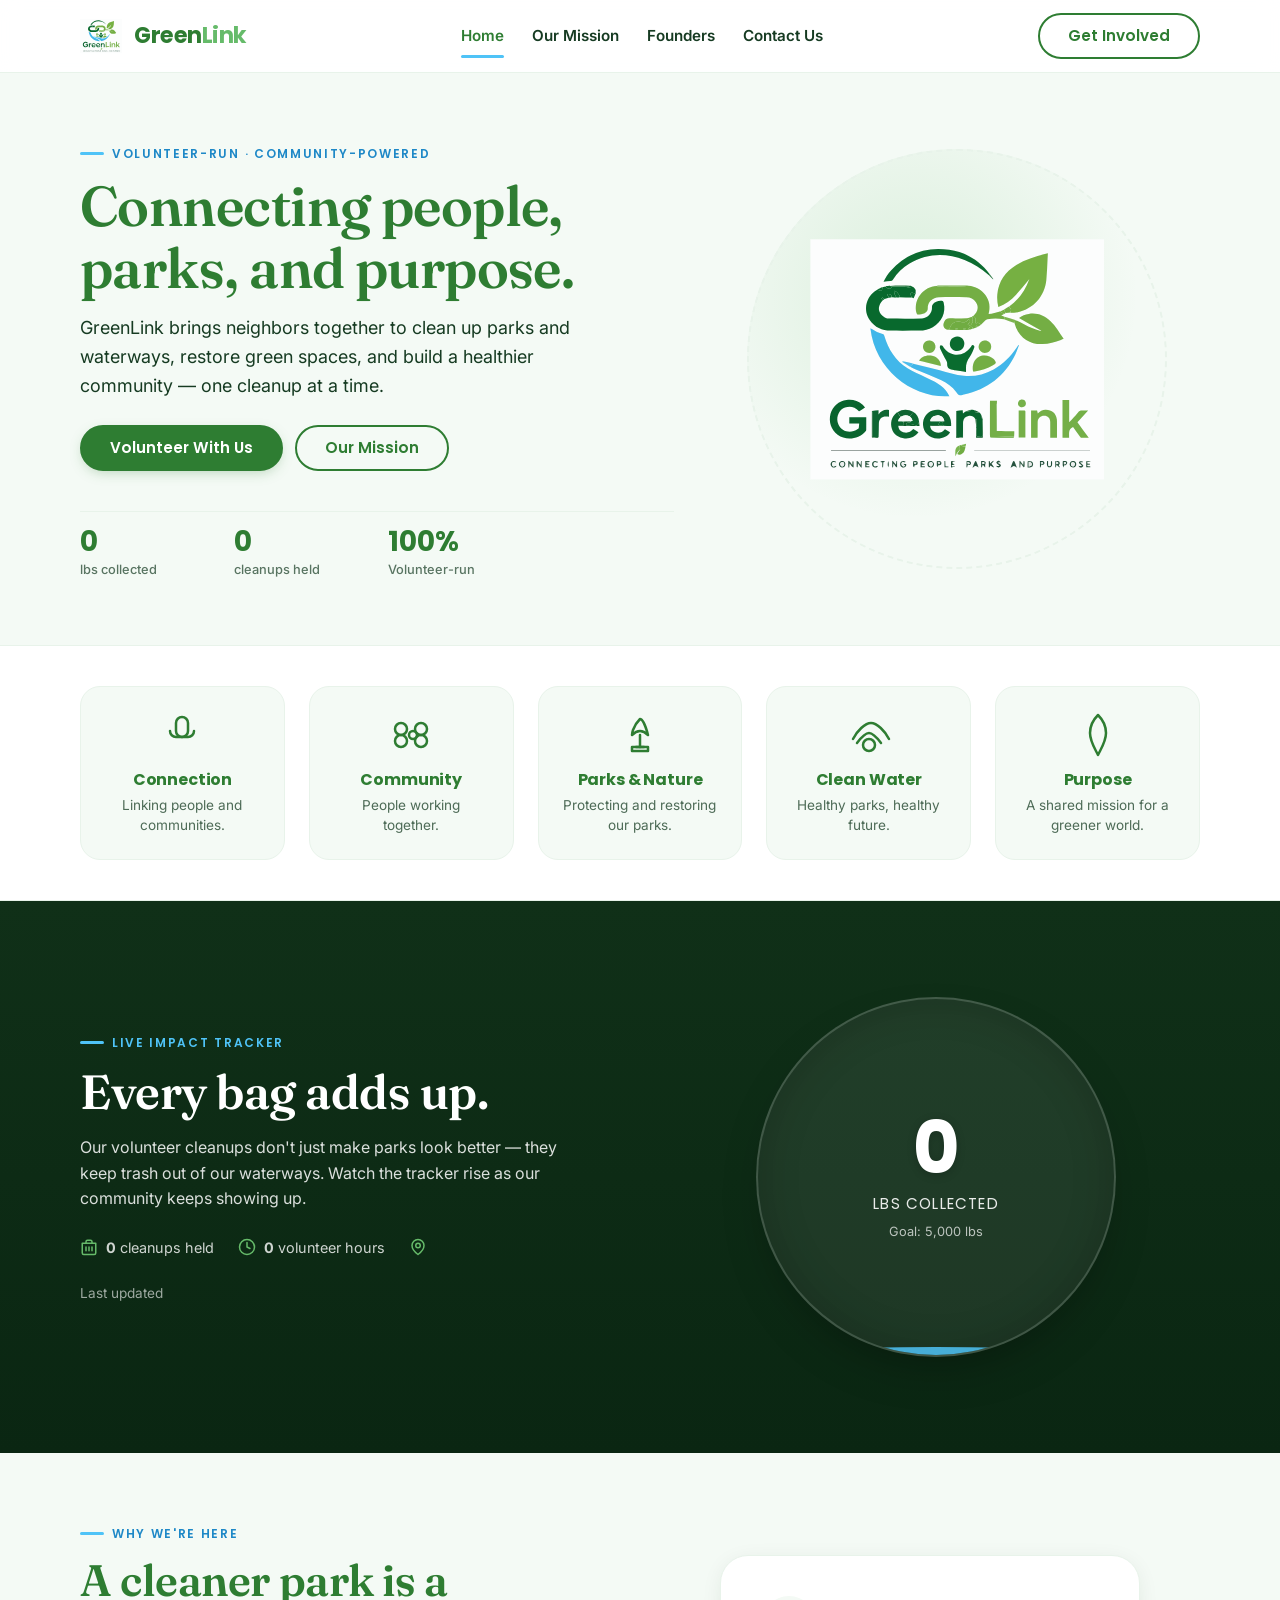
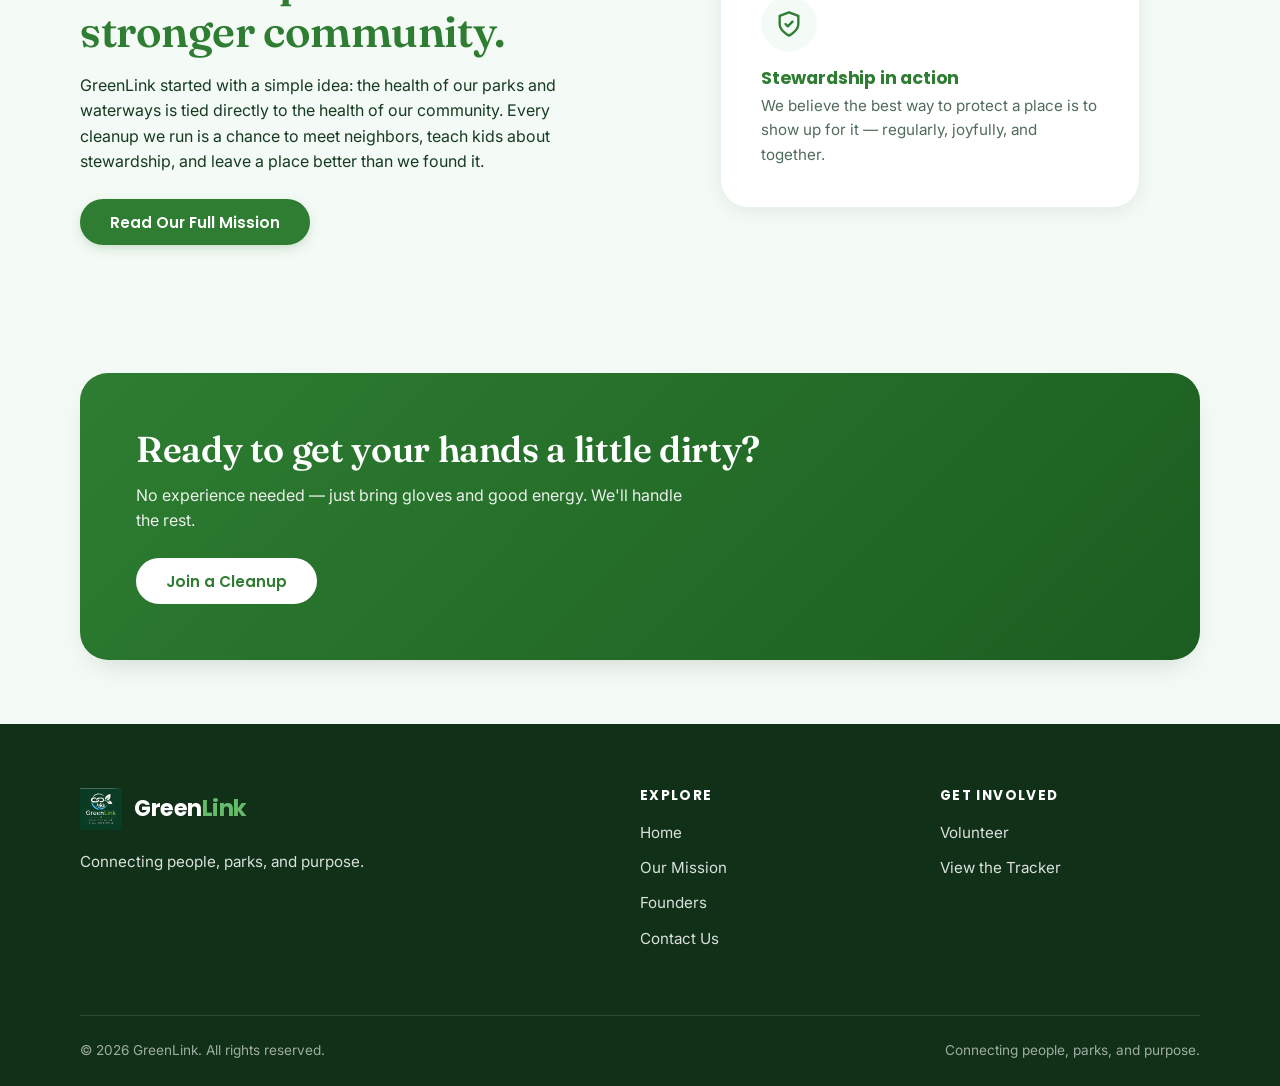
<file: index.html>
<!DOCTYPE html>
<html lang="en">
<head>
  <meta charset="UTF-8" />
  <meta name="viewport" content="width=device-width, initial-scale=1.0" />
  <meta name="description" content="GreenLink — Connecting people, parks, and purpose. Join volunteer park cleanups and clean-water restoration in your community." />
  <title>GreenLink — Connecting People, Parks, and Purpose</title>
  <link rel="icon" href="assets/favicon.svg" type="image/svg+xml" />
  <link rel="stylesheet" href="css/style.css" />
  <meta name="google-site-verification" content="OkuXO-DQxB-owS655l3Sh556QyuDMfhgKKSwSuX6nII" />
</head>
<body>
  <a href="#main-content" class="sr-only">Skip to main content</a>

  <!-- Header -->
  <header class="site-header">
    <div class="container header-inner">
      <a href="index.html" class="logo-link" aria-label="GreenLink home">
        <img src="assets/logo.svg" alt="" class="logo-mark" />
        <span class="logo-wordmark">Green<span class="word-link">Link</span></span>
      </a>

      <nav class="desktop-nav" aria-label="Main navigation">
        <a href="index.html" class="nav-link active" aria-current="page">Home</a>
        <a href="mission.html" class="nav-link">Our Mission</a>
        <a href="founders.html" class="nav-link">Founders</a>
        <a href="contact.html" class="nav-link">Contact Us</a>
      </nav>

      <div class="flex items-center" style="display:flex;align-items:center;gap:0.75rem;">
        <a href="contact.html" class="btn btn-ghost header-cta">Get Involved</a>
        <button class="menu-toggle" aria-label="Open menu" aria-expanded="false" aria-controls="mobile-nav">
          <svg width="24" height="24" viewBox="0 0 24 24" fill="none" stroke="currentColor" stroke-width="2.5" stroke-linecap="round" stroke-linejoin="round" aria-hidden="true">
            <line x1="3" y1="6" x2="21" y2="6"></line>
            <line x1="3" y1="12" x2="21" y2="12"></line>
            <line x1="3" y1="18" x2="21" y2="18"></line>
          </svg>
        </button>
      </div>

      <nav id="mobile-nav" class="mobile-nav" aria-label="Mobile navigation">
        <a href="index.html" class="nav-link active" aria-current="page">Home</a>
        <a href="mission.html" class="nav-link">Our Mission</a>
        <a href="founders.html" class="nav-link">Founders</a>
        <a href="contact.html" class="nav-link">Contact Us</a>
        <a href="contact.html" class="btn btn-primary">Get Involved</a>
      </nav>
    </div>
  </header>

  <main id="main-content">
    <!-- Hero -->
    <section class="hero" style="background-color: var(--mist);">
      <div class="container hero-inner">
        <div class="reveal">
          <div class="eyebrow">Volunteer-run · Community-powered</div>
          <h1 class="hero-title">Connecting people, <span class="highlight">parks</span>, and purpose.</h1>
          <p class="hero-subtitle">GreenLink brings neighbors together to clean up parks and waterways, restore green spaces, and build a healthier community — one cleanup at a time.</p>
          <div class="hero-actions">
            <a href="contact.html" class="btn btn-primary">Volunteer With Us</a>
            <a href="mission.html" class="btn btn-ghost">Our Mission</a>
          </div>
          <div class="hero-stats">
            <div class="hero-stat">
              <div class="hero-stat-number" data-hero="pounds">0</div>
              <div class="hero-stat-label">lbs collected</div>
            </div>
            <div class="hero-stat">
              <div class="hero-stat-number" data-hero="cleanups">0</div>
              <div class="hero-stat-label">cleanups held</div>
            </div>
            <div class="hero-stat">
              <div class="hero-stat-number">100%</div>
              <div class="hero-stat-label">Volunteer-run</div>
            </div>
          </div>
        </div>

        <div class="hero-visual reveal">
          <div class="hero-logo-frame">
            <div class="rotating-ring" aria-hidden="true"></div>
            <img src="assets/logo.svg" alt="GreenLink circular chain, leaf, people, and water logo mark" class="logo-mark" />
          </div>
        </div>
      </div>
    </section>

    <!-- Five Pillars -->
    <section class="pillars-section" aria-labelledby="pillars-title">
      <div class="container">
        <h2 id="pillars-title" class="sr-only">Our five pillars</h2>
        <div class="pillars-grid">
          <article class="pillar-item">
            <div class="pillar-icon" aria-hidden="true">
              <svg viewBox="0 0 48 48" fill="none" stroke="currentColor" stroke-width="2.5" stroke-linecap="round" stroke-linejoin="round">
                <path d="M18 12a6 6 0 0 1 12 0v8a6 6 0 0 1-12 0v-8Z" />
                <path d="M12 20a6 6 0 0 0 6 6h12a6 6 0 0 0 6-6" />
              </svg>
            </div>
            <h3 class="pillar-title">Connection</h3>
            <p class="pillar-text">Linking people and communities.</p>
          </article>

          <article class="pillar-item">
            <div class="pillar-icon" aria-hidden="true">
              <svg viewBox="0 0 48 48" fill="none" stroke="currentColor" stroke-width="2.5" stroke-linecap="round" stroke-linejoin="round">
                <path d="M26 28a4 4 0 1 0 0-8 4 4 0 0 0 0 8Z" />
                <path d="M14 24a6 6 0 1 0 0-12 6 6 0 0 0 0 12Z" />
                <path d="M34 24a6 6 0 1 0 0-12 6 6 0 0 0 0 12Z" />
                <path d="M14 36a6 6 0 1 0 0-12 6 6 0 0 0 0 12Z" />
                <path d="M34 36a6 6 0 1 0 0-12 6 6 0 0 0 0 12Z" />
              </svg>
            </div>
            <h3 class="pillar-title">Community</h3>
            <p class="pillar-text">People working together.</p>
          </article>

          <article class="pillar-item">
            <div class="pillar-icon" aria-hidden="true">
              <svg viewBox="0 0 48 48" fill="none" stroke="currentColor" stroke-width="2.5" stroke-linecap="round" stroke-linejoin="round">
                <path d="M24 8c-8 8-8 16-8 16s4-4 8-4 8 4 8 4-4-16-8-16Z" />
                <path d="M20 36h8" />
                <path d="M16 36h16v4H16z" />
                <path d="M24 24v12" />
              </svg>
            </div>
            <h3 class="pillar-title">Parks &amp; Nature</h3>
            <p class="pillar-text">Protecting and restoring our parks.</p>
          </article>

          <article class="pillar-item">
            <div class="pillar-icon" aria-hidden="true">
              <svg viewBox="0 0 48 48" fill="none" stroke="currentColor" stroke-width="2.5" stroke-linecap="round" stroke-linejoin="round">
                <path d="M8 28c4-8 12-16 18-16s14 8 18 16" />
                <path d="M12 32c3-4 8-10 12-10s9 6 12 10" />
                <path d="M24 40a6 6 0 1 0 0-12 6 6 0 0 0 0 12Z" />
              </svg>
            </div>
            <h3 class="pillar-title">Clean Water</h3>
            <p class="pillar-text">Healthy parks, healthy future.</p>
          </article>

          <article class="pillar-item">
            <div class="pillar-icon" aria-hidden="true">
              <svg viewBox="0 0 48 48" fill="none" stroke="currentColor" stroke-width="2.5" stroke-linecap="round" stroke-linejoin="round">
                <path d="M24 4c-6 6-8 12-8 18 0 8 4 14 8 22 4-8 8-14 8-22 0-6-2-12-8-18Z" />
              </svg>
            </div>
            <h3 class="pillar-title">Purpose</h3>
            <p class="pillar-text">A shared mission for a greener world.</p>
          </article>
        </div>
      </div>
    </section>

    <!-- Live Trash Tracker -->
    <section class="tracker-section" aria-labelledby="tracker-title">
      <div class="container tracker-inner">
        <div class="tracker-content reveal">
          <div class="eyebrow">Live impact tracker</div>
          <h2 id="tracker-title" class="tracker-title">Every bag adds up.</h2>
          <p class="tracker-text">Our volunteer cleanups don't just make parks look better — they keep trash out of our waterways. Watch the tracker rise as our community keeps showing up.</p>
          <div class="tracker-meta">
            <div class="tracker-meta-item">
              <svg viewBox="0 0 24 24" fill="none" stroke="currentColor" stroke-width="2" stroke-linecap="round" stroke-linejoin="round" aria-hidden="true">
                <path d="M8 7V5a2 2 0 0 1 2-2h4a2 2 0 0 1 2 2v2" />
                <path d="M3 7h18v13a2 2 0 0 1-2 2H5a2 2 0 0 1-2-2V7Z" />
                <line x1="12" y1="12" x2="12" y2="17" />
                <line x1="8" y1="12" x2="8" y2="17" />
                <line x1="16" y1="12" x2="16" y2="17" />
              </svg>
              <span><strong data-tracker="cleanupsHeld">0</strong> cleanups held</span>
            </div>
            <div class="tracker-meta-item">
              <svg viewBox="0 0 24 24" fill="none" stroke="currentColor" stroke-width="2" stroke-linecap="round" stroke-linejoin="round" aria-hidden="true">
                <circle cx="12" cy="12" r="10" />
                <polyline points="12 6 12 12 16 14" />
              </svg>
              <span><strong data-tracker="volunteerHours">0</strong> volunteer hours</span>
            </div>
            <div class="tracker-meta-item">
              <svg viewBox="0 0 24 24" fill="none" stroke="currentColor" stroke-width="2" stroke-linecap="round" stroke-linejoin="round" aria-hidden="true">
                <path d="M20 10c0 6-8 12-8 12s-8-6-8-12a8 8 0 0 1 16 0Z" />
                <circle cx="12" cy="10" r="3" />
              </svg>
              <span data-tracker="lastCleanupLocation">Willow Creek Park</span>
            </div>
          </div>
          <p class="tracker-text" style="margin-top:1.5rem;font-size:0.85rem;color:rgba(255,255,255,0.6);">Last updated <span data-tracker="lastUpdated">July 18, 2026</span></p>
        </div>

        <div class="tracker-vessel-wrapper">
          <div class="tracker-vessel" role="img" aria-label="Trash collected water gauge">
            <div class="vessel-water"></div>
            <div class="vessel-bubbles" aria-hidden="true"></div>
            <div class="vessel-label">
              <div class="vessel-number">0</div>
              <div class="vessel-unit">lbs collected</div>
              <div class="vessel-goal">Goal: 5,000 lbs</div>
            </div>
          </div>
        </div>
      </div>
    </section>

    <!-- Mission Teaser -->
    <section class="section">
      <div class="container mission-teaser">
        <div class="mission-teaser-content reveal">
          <div class="eyebrow">Why we're here</div>
          <h2>A cleaner park is a stronger community.</h2>
          <p>GreenLink started with a simple idea: the health of our parks and waterways is tied directly to the health of our community. Every cleanup we run is a chance to meet neighbors, teach kids about stewardship, and leave a place better than we found it.</p>
          <a href="mission.html" class="btn btn-primary">Read Our Full Mission</a>
        </div>
        <div class="mission-teaser-visual reveal">
          <div class="mission-card">
            <div class="mission-card-icon" aria-hidden="true">
              <svg width="28" height="28" viewBox="0 0 24 24" fill="none" stroke="currentColor" stroke-width="2" stroke-linecap="round" stroke-linejoin="round">
                <path d="M12 22s8-4 8-10V5l-8-3-8 3v7c0 6 8 10 8 10Z" />
                <path d="m9 12 2 2 4-4" />
              </svg>
            </div>
            <h3 class="mission-card-title">Stewardship in action</h3>
            <p class="mission-card-text">We believe the best way to protect a place is to show up for it — regularly, joyfully, and together.</p>
          </div>
        </div>
      </div>
    </section>

    <!-- Closing CTA -->
    <section class="cta-band">
      <div class="container">
        <div class="cta-panel reveal">
          <h2>Ready to get your hands a little dirty?</h2>
          <p>No experience needed — just bring gloves and good energy. We'll handle the rest.</p>
          <a href="contact.html" class="btn btn-light">Join a Cleanup</a>
        </div>
      </div>
    </section>
  </main>

  <!-- Footer -->
  <footer class="site-footer">
    <div class="container">
      <div class="footer-grid">
        <div class="footer-logo">
          <a href="index.html" class="logo-link" aria-label="GreenLink home">
            <img src="assets/logo-white.svg" alt="" class="logo-mark" />
            <span class="logo-wordmark">Green<span class="word-link">Link</span></span>
          </a>
          <p class="footer-tagline">Connecting people, parks, and purpose.</p>
        </div>

        <div>
          <h3 class="footer-heading">Explore</h3>
          <ul class="footer-links">
            <li><a href="index.html">Home</a></li>
            <li><a href="mission.html">Our Mission</a></li>
            <li><a href="founders.html">Founders</a></li>
            <li><a href="contact.html">Contact Us</a></li>
          </ul>
        </div>

        <div>
          <h3 class="footer-heading">Get Involved</h3>
          <ul class="footer-links">
            <li><a href="contact.html">Volunteer</a></li>
            <li><a href="index.html#tracker-title">View the Tracker</a></li>
          </ul>
        </div>
      </div>

      <div class="footer-bottom">
        <p>&copy; <span class="footer-year">2026</span> GreenLink. All rights reserved.</p>
        <p>Connecting people, parks, and purpose.</p>
      </div>
    </div>
  </footer>

  <script src="js/tracker-data.js"></script>
  <script src="js/main.js"></script>
</body>
</html>
</file>
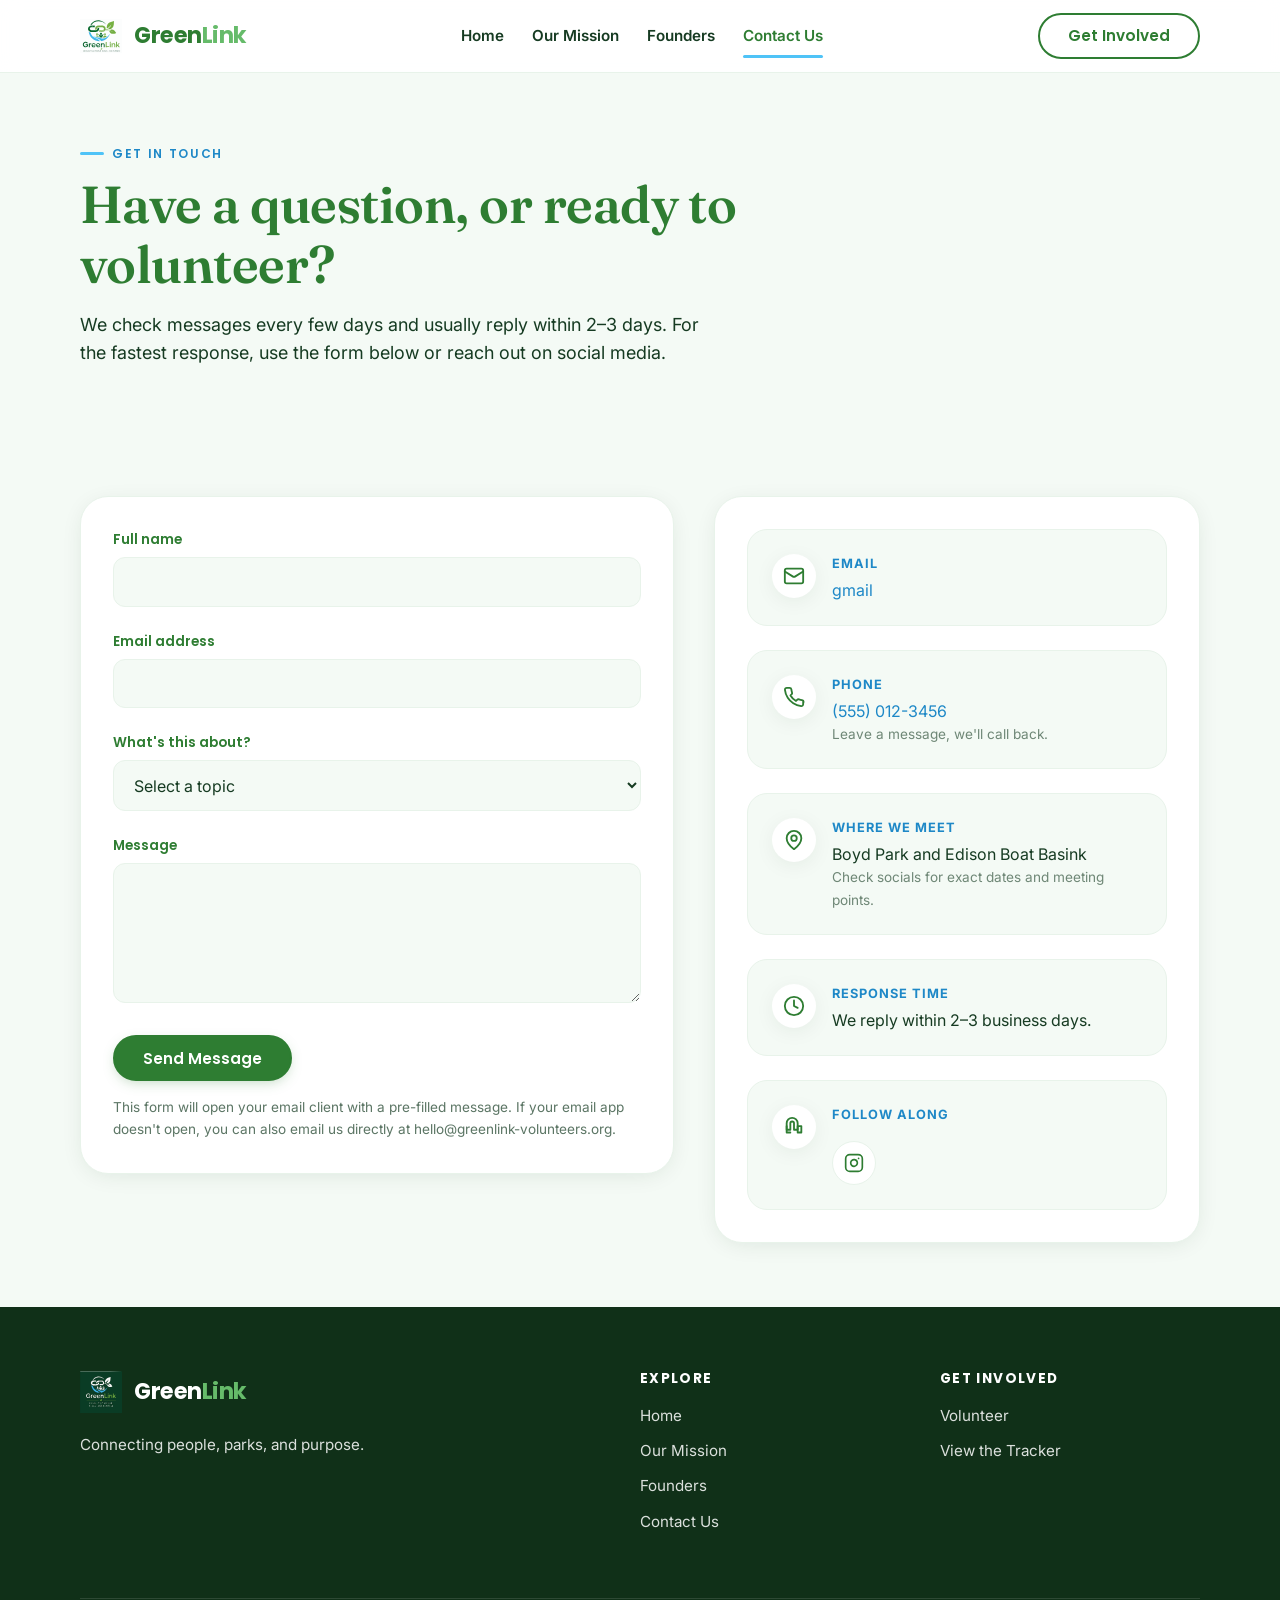
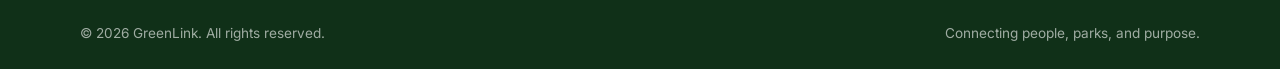
<file: contact.html>
<!DOCTYPE html>
<html lang="en">
<head>
  <meta charset="UTF-8" />
  <meta name="viewport" content="width=device-width, initial-scale=1.0" />
  <meta name="description" content="Get in touch with GreenLink to volunteer, organize a cleanup, or partner with us." />
  <title>Contact Us — GreenLink</title>
  <link rel="icon" href="assets/favicon.svg" type="image/svg+xml" />
  <link rel="stylesheet" href="css/style.css" />
</head>
<body>
  <a href="#main-content" class="sr-only">Skip to main content</a>

  <!-- Header -->
  <header class="site-header">
    <div class="container header-inner">
      <a href="index.html" class="logo-link" aria-label="GreenLink home">
        <img src="assets/logo.svg" alt="" class="logo-mark" />
        <span class="logo-wordmark">Green<span class="word-link">Link</span></span>
      </a>

      <nav class="desktop-nav" aria-label="Main navigation">
        <a href="index.html" class="nav-link">Home</a>
        <a href="mission.html" class="nav-link">Our Mission</a>
        <a href="founders.html" class="nav-link">Founders</a>
        <a href="contact.html" class="nav-link active" aria-current="page">Contact Us</a>
      </nav>

      <div style="display:flex;align-items:center;gap:0.75rem;">
        <a href="contact.html" class="btn btn-ghost header-cta">Get Involved</a>
        <button class="menu-toggle" aria-label="Open menu" aria-expanded="false" aria-controls="mobile-nav">
          <svg width="24" height="24" viewBox="0 0 24 24" fill="none" stroke="currentColor" stroke-width="2.5" stroke-linecap="round" stroke-linejoin="round" aria-hidden="true">
            <line x1="3" y1="6" x2="21" y2="6"></line>
            <line x1="3" y1="12" x2="21" y2="12"></line>
            <line x1="3" y1="18" x2="21" y2="18"></line>
          </svg>
        </button>
      </div>

      <nav id="mobile-nav" class="mobile-nav" aria-label="Mobile navigation">
        <a href="index.html" class="nav-link">Home</a>
        <a href="mission.html" class="nav-link">Our Mission</a>
        <a href="founders.html" class="nav-link">Founders</a>
        <a href="contact.html" class="nav-link active" aria-current="page">Contact Us</a>
        <a href="contact.html" class="btn btn-primary">Get Involved</a>
      </nav>
    </div>
  </header>

  <main id="main-content">
    <!-- Page Hero -->
    <section class="page-hero">
      <div class="container">
        <div class="reveal">
          <div class="eyebrow">Get in touch</div>
          <h1>Have a question, or ready to volunteer?</h1>
          <p>We check messages every few days and usually reply within 2–3 days. For the fastest response, use the form below or reach out on social media.</p>
        </div>
      </div>
    </section>

    <!-- Contact Layout -->
    <section class="section" aria-labelledby="contact-title">
      <div class="container contact-layout">
        <div class="reveal">
          <h2 id="contact-title" class="sr-only">Contact form</h2>
          <div class="contact-form-card">
            <form class="contact-form" action="#" method="post" novalidate>
              <div class="form-group">
                <label for="name" class="form-label">Full name</label>
                <input type="text" id="name" name="name" class="form-input" required autocomplete="name" />
              </div>

              <div class="form-group">
                <label for="email" class="form-label">Email address</label>
                <input type="email" id="email" name="email" class="form-input" required autocomplete="email" />
              </div>

              <div class="form-group">
                <label for="topic" class="form-label">What's this about?</label>
                <select id="topic" name="topic" class="form-select" required>
                  <option value="" disabled selected>Select a topic</option>
                  <option value="Volunteering">Volunteering</option>
                  <option value="Organizing a cleanup">Organizing a cleanup</option>
                  <option value="Partnership or sponsorship">Partnership or sponsorship</option>
                  <option value="Press or media">Press or media</option>
                  <option value="Something else">Something else</option>
                </select>
              </div>

              <div class="form-group">
                <label for="message" class="form-label">Message</label>
                <textarea id="message" name="message" class="form-textarea" required></textarea>
              </div>

              <button type="submit" class="btn btn-primary">Send Message</button>
            </form>
            <p class="form-note">This form will open your email client with a pre-filled message. If your email app doesn't open, you can also email us directly at hello@greenlink-volunteers.org.</p>
          </div>
        </div>

        <div class="reveal" style="transition-delay: 100ms;">
          <div class="contact-info-card">
            <h2 class="sr-only">Contact information</h2>
            <div class="contact-cards">
              <div class="info-card">
                <div class="info-card-icon" aria-hidden="true">
                  <svg viewBox="0 0 24 24" fill="none" stroke="currentColor" stroke-width="2" stroke-linecap="round" stroke-linejoin="round">
                    <rect x="2" y="4" width="20" height="16" rx="2" />
                    <path d="m22 7-8.97 5.7a1.93 1.93 0 0 1-2.06 0L2 7" />
                  </svg>
                </div>
                <div>
                  <p class="info-card-title">Email</p>
                  <p class="info-card-value"><a href="mailto:gmail">gmail</a></p>
                </div>
              </div>

              <div class="info-card">
                <div class="info-card-icon" aria-hidden="true">
                  <svg viewBox="0 0 24 24" fill="none" stroke="currentColor" stroke-width="2" stroke-linecap="round" stroke-linejoin="round">
                    <path d="M22 16.92v3a2 2 0 0 1-2.18 2 19.79 19.79 0 0 1-8.63-3.07 19.5 19.5 0 0 1-6-6 19.79 19.79 0 0 1-3.07-8.67A2 2 0 0 1 4.11 2h3a2 2 0 0 1 2 1.72c.13 1.14.39 2.24.75 3.29a2 2 0 0 1-.46 2.1l-1.22 1.21a16 16 0 0 0 6 6l1.21-1.21a2 2 0 0 1 2.1-.46c1.05.36 2.15.62 3.29.75a2 2 0 0 1 1.72 2z" />
                  </svg>
                </div>
                <div>
                  <p class="info-card-title">Phone</p>
                  <p class="info-card-value"><a href="tel:+15550123">(555) 012-3456</a><br /><span style="font-size: 0.85rem; color: rgba(22, 59, 34, 0.6);">Leave a message, we'll call back.</span></p>
                </div>
              </div>

              <div class="info-card">
                <div class="info-card-icon" aria-hidden="true">
                  <svg viewBox="0 0 24 24" fill="none" stroke="currentColor" stroke-width="2" stroke-linecap="round" stroke-linejoin="round">
                    <path d="M20 10c0 6-8 12-8 12s-8-6-8-12a8 8 0 0 1 16 0Z" />
                    <circle cx="12" cy="10" r="3" />
                  </svg>
                </div>
                <div>
                  <p class="info-card-title">Where we meet</p>
                  <p class="info-card-value">Boyd Park and Edison Boat Basink<br /><span style="font-size: 0.85rem; color: rgba(22, 59, 34, 0.6);">Check socials for exact dates and meeting points.</span></p>
                </div>
              </div>

              <div class="info-card">
                <div class="info-card-icon" aria-hidden="true">
                  <svg viewBox="0 0 24 24" fill="none" stroke="currentColor" stroke-width="2" stroke-linecap="round" stroke-linejoin="round">
                    <circle cx="12" cy="12" r="10" />
                    <polyline points="12 6 12 12 16 14" />
                  </svg>
                </div>
                <div>
                  <p class="info-card-title">Response time</p>
                  <p class="info-card-value">We reply within 2–3 business days.</p>
                </div>
              </div>

              <div class="info-card">
                <div class="info-card-icon" aria-hidden="true">
                  <svg viewBox="0 0 24 24" fill="none" stroke="currentColor" stroke-width="2" stroke-linecap="round" stroke-linejoin="round">
                    <path d="M16 8a6 6 0 0 0-12 0v7h4V8a2 2 0 0 1 4 0v7h4V8Z" />
                    <path d="M20 11h-4v7h4V11Z" />
                    <path d="M4 11v7h4" />
                  </svg>
                </div>
                <div>
                  <p class="info-card-title">Follow along</p>
                  <div class="social-links">
                    <a href="https://instagram.com/greenlink" class="social-link" aria-label="Instagram" target="_blank" rel="noopener noreferrer">
                      <svg viewBox="0 0 24 24" fill="none" stroke="currentColor" stroke-width="2" stroke-linecap="round" stroke-linejoin="round">
                        <rect x="2" y="2" width="20" height="20" rx="5" ry="5" />
                        <path d="M16 11.37A4 4 0 1 1 12.63 8 4 4 0 0 1 16 11.37Z" />
                        <line x1="17.5" y1="6.5" x2="17.51" y2="6.5" />
                      </svg>
                    </a>
                  </div>
                </div>
              </div>
            </div>
          </div>
        </div>
      </div>
    </section>
  </main>

  <!-- Footer -->
  <footer class="site-footer">
    <div class="container">
      <div class="footer-grid">
        <div class="footer-logo">
          <a href="index.html" class="logo-link" aria-label="GreenLink home">
            <img src="assets/logo-white.svg" alt="" class="logo-mark" />
            <span class="logo-wordmark">Green<span class="word-link">Link</span></span>
          </a>
          <p class="footer-tagline">Connecting people, parks, and purpose.</p>
        </div>

        <div>
          <h3 class="footer-heading">Explore</h3>
          <ul class="footer-links">
            <li><a href="index.html">Home</a></li>
            <li><a href="mission.html">Our Mission</a></li>
            <li><a href="founders.html">Founders</a></li>
            <li><a href="contact.html">Contact Us</a></li>
          </ul>
        </div>

        <div>
          <h3 class="footer-heading">Get Involved</h3>
          <ul class="footer-links">
            <li><a href="contact.html">Volunteer</a></li>
            <li><a href="index.html#tracker-title">View the Tracker</a></li>
          </ul>
        </div>
      </div>

      <div class="footer-bottom">
        <p>&copy; <span class="footer-year">2026</span> GreenLink. All rights reserved.</p>
        <p>Connecting people, parks, and purpose.</p>
      </div>
    </div>
  </footer>

  <script src="js/tracker-data.js"></script>
  <script src="js/main.js"></script>
</body>
</html>
</file>
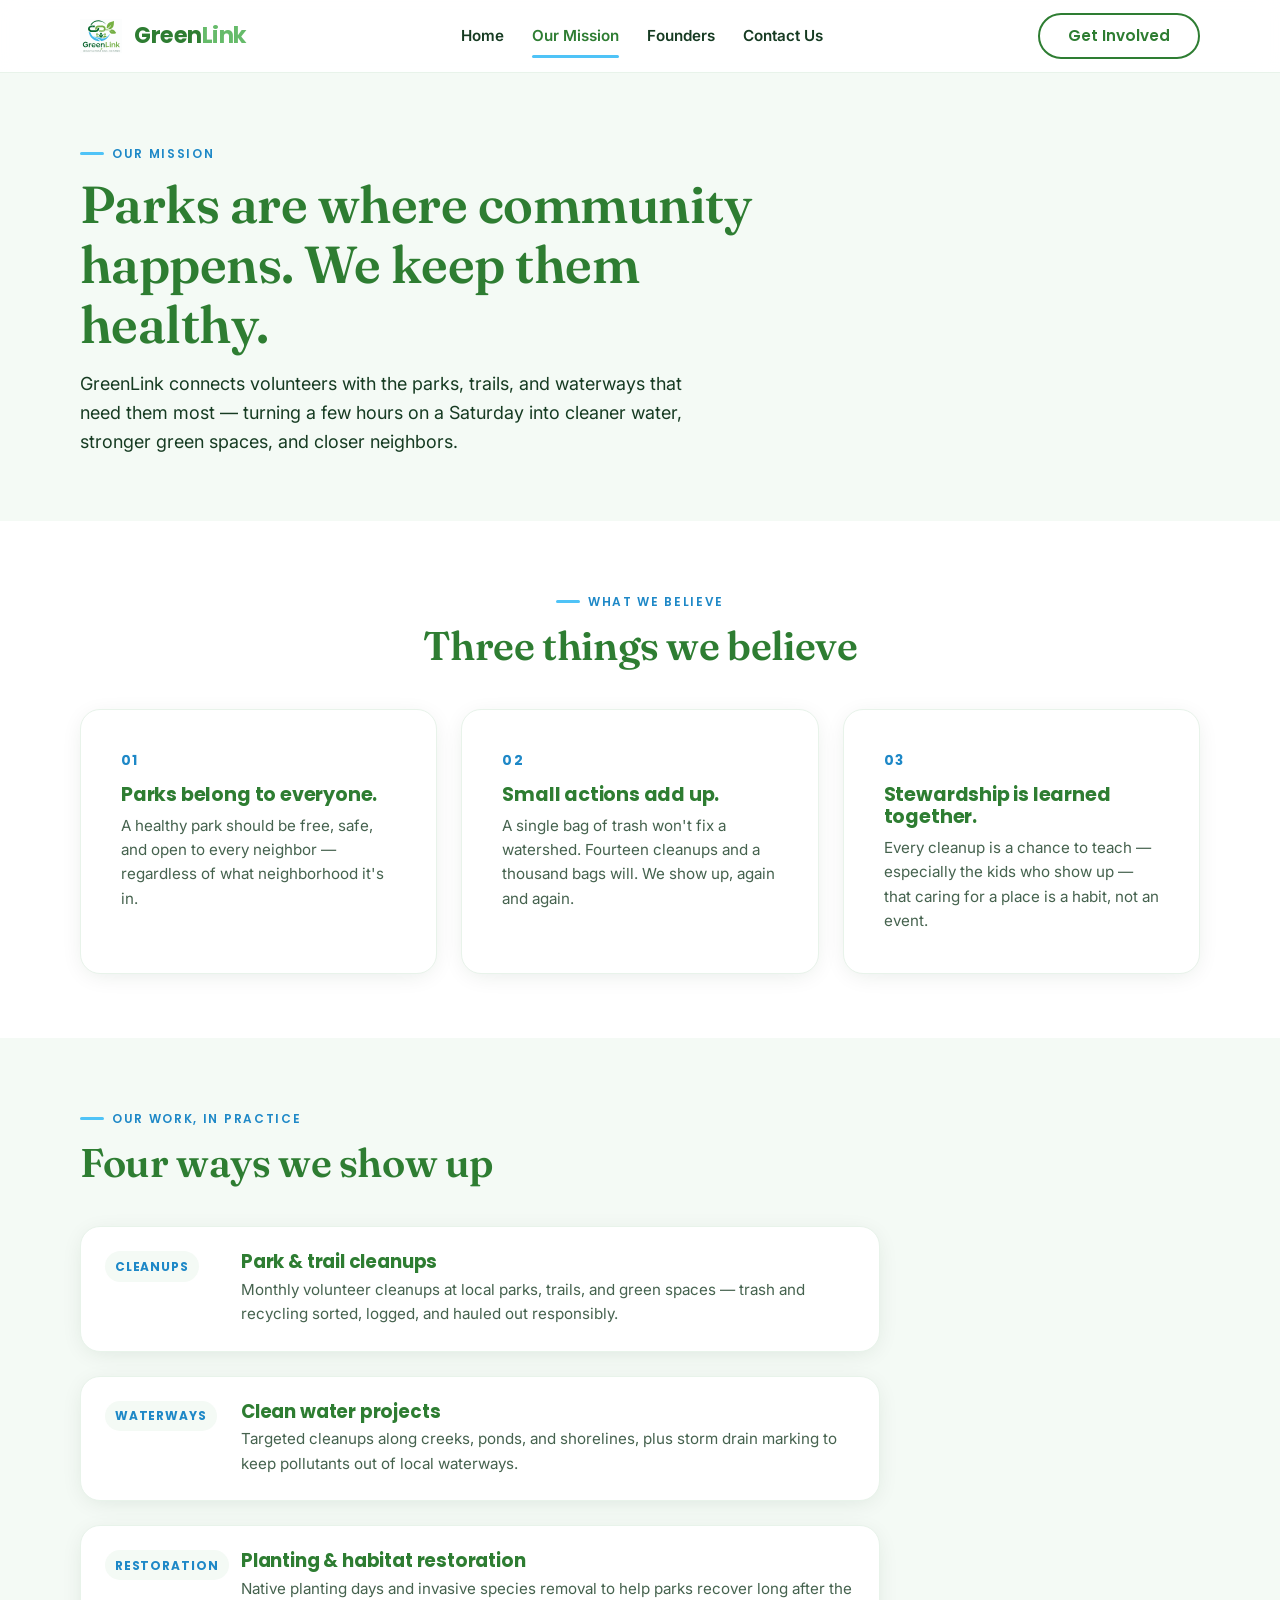
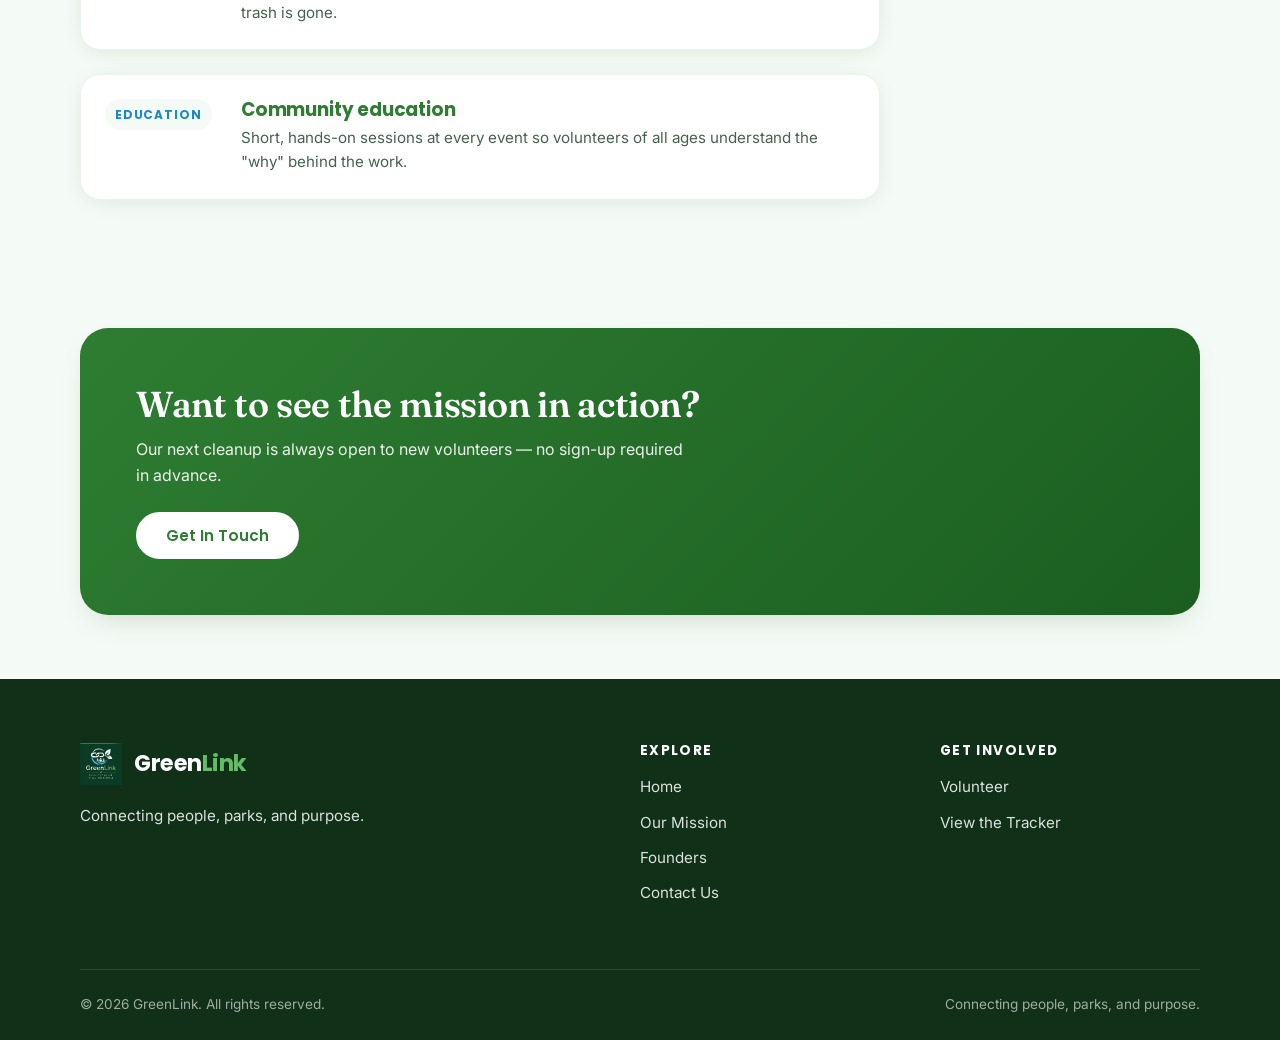
<file: mission.html>
<!DOCTYPE html>
<html lang="en">
<head>
  <meta charset="UTF-8" />
  <meta name="viewport" content="width=device-width, initial-scale=1.0" />
  <meta name="description" content="GreenLink's mission: connecting volunteers with parks, trails, and waterways to build a healthier community." />
  <title>Our Mission — GreenLink</title>
  <link rel="icon" href="assets/favicon.svg" type="image/svg+xml" />
  <link rel="stylesheet" href="css/style.css" />
</head>
<body>
  <a href="#main-content" class="sr-only">Skip to main content</a>

  <!-- Header -->
  <header class="site-header">
    <div class="container header-inner">
      <a href="index.html" class="logo-link" aria-label="GreenLink home">
        <img src="assets/logo.svg" alt="" class="logo-mark" />
        <span class="logo-wordmark">Green<span class="word-link">Link</span></span>
      </a>

      <nav class="desktop-nav" aria-label="Main navigation">
        <a href="index.html" class="nav-link">Home</a>
        <a href="mission.html" class="nav-link active" aria-current="page">Our Mission</a>
        <a href="founders.html" class="nav-link">Founders</a>
        <a href="contact.html" class="nav-link">Contact Us</a>
      </nav>

      <div style="display:flex;align-items:center;gap:0.75rem;">
        <a href="contact.html" class="btn btn-ghost header-cta">Get Involved</a>
        <button class="menu-toggle" aria-label="Open menu" aria-expanded="false" aria-controls="mobile-nav">
          <svg width="24" height="24" viewBox="0 0 24 24" fill="none" stroke="currentColor" stroke-width="2.5" stroke-linecap="round" stroke-linejoin="round" aria-hidden="true">
            <line x1="3" y1="6" x2="21" y2="6"></line>
            <line x1="3" y1="12" x2="21" y2="12"></line>
            <line x1="3" y1="18" x2="21" y2="18"></line>
          </svg>
        </button>
      </div>

      <nav id="mobile-nav" class="mobile-nav" aria-label="Mobile navigation">
        <a href="index.html" class="nav-link">Home</a>
        <a href="mission.html" class="nav-link active" aria-current="page">Our Mission</a>
        <a href="founders.html" class="nav-link">Founders</a>
        <a href="contact.html" class="nav-link">Contact Us</a>
        <a href="contact.html" class="btn btn-primary">Get Involved</a>
      </nav>
    </div>
  </header>

  <main id="main-content">
    <!-- Page Hero -->
    <section class="page-hero">
      <div class="container">
        <div class="reveal">
          <div class="eyebrow">Our mission</div>
          <h1>Parks are where community happens. We keep them healthy.</h1>
          <p>GreenLink connects volunteers with the parks, trails, and waterways that need them most — turning a few hours on a Saturday into cleaner water, stronger green spaces, and closer neighbors.</p>
        </div>
      </div>
    </section>

    <!-- Three Things We Believe -->
    <section class="section" style="background-color: var(--paper);" aria-labelledby="beliefs-title">
      <div class="container">
        <div class="reveal text-center" style="margin-bottom: 2.5rem;">
          <div class="eyebrow">What we believe</div>
          <h2 id="beliefs-title" style="font-family: var(--font-display); font-size: clamp(1.8rem, 3.5vw, 2.5rem); font-weight: 600;">Three things we believe</h2>
        </div>
        <div class="beliefs-grid">
          <article class="belief-card reveal">
            <div class="belief-index">01</div>
            <h3 class="belief-title">Parks belong to everyone.</h3>
            <p class="belief-text">A healthy park should be free, safe, and open to every neighbor — regardless of what neighborhood it's in.</p>
          </article>
          <article class="belief-card reveal">
            <div class="belief-index">02</div>
            <h3 class="belief-title">Small actions add up.</h3>
            <p class="belief-text">A single bag of trash won't fix a watershed. Fourteen cleanups and a thousand bags will. We show up, again and again.</p>
          </article>
          <article class="belief-card reveal">
            <div class="belief-index">03</div>
            <h3 class="belief-title">Stewardship is learned together.</h3>
            <p class="belief-text">Every cleanup is a chance to teach — especially the kids who show up — that caring for a place is a habit, not an event.</p>
          </article>
        </div>
      </div>
    </section>

    <!-- Our Work, In Practice -->
    <section class="section" aria-labelledby="work-title">
      <div class="container">
        <div class="reveal" style="margin-bottom: 2.5rem;">
          <div class="eyebrow">Our work, in practice</div>
          <h2 id="work-title" style="font-family: var(--font-display); font-size: clamp(1.8rem, 3.5vw, 2.5rem); font-weight: 600;">Four ways we show up</h2>
        </div>
        <div class="work-list">
          <article class="work-item reveal">
            <div>
              <span class="work-label">Cleanups</span>
            </div>
            <div>
              <h3 class="work-title">Park &amp; trail cleanups</h3>
              <p class="work-desc">Monthly volunteer cleanups at local parks, trails, and green spaces — trash and recycling sorted, logged, and hauled out responsibly.</p>
            </div>
          </article>
          <article class="work-item reveal">
            <div>
              <span class="work-label">Waterways</span>
            </div>
            <div>
              <h3 class="work-title">Clean water projects</h3>
              <p class="work-desc">Targeted cleanups along creeks, ponds, and shorelines, plus storm drain marking to keep pollutants out of local waterways.</p>
            </div>
          </article>
          <article class="work-item reveal">
            <div>
              <span class="work-label">Restoration</span>
            </div>
            <div>
              <h3 class="work-title">Planting &amp; habitat restoration</h3>
              <p class="work-desc">Native planting days and invasive species removal to help parks recover long after the trash is gone.</p>
            </div>
          </article>
          <article class="work-item reveal">
            <div>
              <span class="work-label">Education</span>
            </div>
            <div>
              <h3 class="work-title">Community education</h3>
              <p class="work-desc">Short, hands-on sessions at every event so volunteers of all ages understand the "why" behind the work.</p>
            </div>
          </article>
        </div>
      </div>
    </section>

    <!-- Closing CTA -->
    <section class="cta-band">
      <div class="container">
        <div class="cta-panel reveal">
          <h2>Want to see the mission in action?</h2>
          <p>Our next cleanup is always open to new volunteers — no sign-up required in advance.</p>
          <a href="contact.html" class="btn btn-light">Get In Touch</a>
        </div>
      </div>
    </section>
  </main>

  <!-- Footer -->
  <footer class="site-footer">
    <div class="container">
      <div class="footer-grid">
        <div class="footer-logo">
          <a href="index.html" class="logo-link" aria-label="GreenLink home">
            <img src="assets/logo-white.svg" alt="" class="logo-mark" />
            <span class="logo-wordmark">Green<span class="word-link">Link</span></span>
          </a>
          <p class="footer-tagline">Connecting people, parks, and purpose.</p>
        </div>

        <div>
          <h3 class="footer-heading">Explore</h3>
          <ul class="footer-links">
            <li><a href="index.html">Home</a></li>
            <li><a href="mission.html">Our Mission</a></li>
            <li><a href="founders.html">Founders</a></li>
            <li><a href="contact.html">Contact Us</a></li>
          </ul>
        </div>

        <div>
          <h3 class="footer-heading">Get Involved</h3>
          <ul class="footer-links">
            <li><a href="contact.html">Volunteer</a></li>
            <li><a href="index.html#tracker-title">View the Tracker</a></li>
          </ul>
        </div>
      </div>

      <div class="footer-bottom">
        <p>&copy; <span class="footer-year">2026</span> GreenLink. All rights reserved.</p>
        <p>Connecting people, parks, and purpose.</p>
      </div>
    </div>
  </footer>

  <script src="js/tracker-data.js"></script>
  <script src="js/main.js"></script>
</body>
</html>
</file>
<file: css/style.css>
/* ========================================
   GreenLink Static Site Styles
   Modern theme, volunteer-community feel
   ======================================== */

/* Google Fonts */
@import url('https://fonts.googleapis.com/css2?family=Fraunces:opsz,wght@9..144,500;9..144,600&family=Inter:wght@400;500;600;700&family=Poppins:wght@600;700&display=swap');

/* CSS Custom Properties / Tokens */
:root {
  /* Brand colors (exact hex values) */
  --forest: #2E7D32;
  --leaf: #66BB6A;
  --water: #4FC3F7;
  --paper: #FFFFFF;
  --forest-deep: #103018;
  --forest-ink: #163B22;
  --mist: #F4FAF5;
  --mist-dim: #E8F3EA;
  --water-deep: #1E88C7;

  /* Derived */
  --forest-700: #1B5E20;
  --leaf-300: #A5D6A7;

  /* Typography */
  --font-display: 'Fraunces', Georgia, serif;
  --font-heading: 'Poppins', system-ui, sans-serif;
  --font-body: 'Inter', system-ui, sans-serif;

  /* Spacing */
  --space-xs: 0.5rem;
  --space-sm: 1rem;
  --space-md: 1.5rem;
  --space-lg: 2.5rem;
  --space-xl: 4rem;
  --space-2xl: 6rem;

  /* Layout */
  --max-width: 1200px;
  --radius-sm: 12px;
  --radius-md: 20px;
  --radius-lg: 28px;
  --radius-pill: 999px;

  /* Shadows */
  --shadow-soft: 0 12px 32px -16px rgba(16, 48, 24, 0.25);
  --shadow-card: 0 4px 24px -6px rgba(16, 48, 24, 0.12);

  /* Motion */
  --transition-fast: 150ms ease;
  --transition-base: 200ms ease;
}

/* Reset & base */
*,
*::before,
*::after {
  box-sizing: border-box;
}

html {
  scroll-behavior: smooth;
}

@media (prefers-reduced-motion: reduce) {
  html {
    scroll-behavior: auto;
  }

  *,
  *::before,
  *::after {
    animation-duration: 0.01ms !important;
    animation-iteration-count: 1 !important;
    transition-duration: 0.01ms !important;
  }
}

body {
  margin: 0;
  font-family: var(--font-body);
  color: var(--forest-ink);
  background-color: var(--mist);
  line-height: 1.6;
  -webkit-font-smoothing: antialiased;
  -moz-osx-font-smoothing: grayscale;
}

img {
  max-width: 100%;
  height: auto;
  display: block;
}

a {
  color: var(--water-deep);
  text-decoration: none;
  transition: color var(--transition-fast);
}

a:hover {
  color: var(--forest);
}

a:focus-visible,
button:focus-visible,
input:focus-visible,
textarea:focus-visible,
select:focus-visible {
  outline: 3px solid var(--water);
  outline-offset: 2px;
}

/* Typography helpers */
.font-display {
  font-family: var(--font-display);
}

.font-heading {
  font-family: var(--font-heading);
}

.font-body {
  font-family: var(--font-body);
}

.eyebrow {
  display: inline-flex;
  align-items: center;
  gap: 0.5rem;
  font-family: var(--font-heading);
  font-size: 0.75rem;
  font-weight: 600;
  letter-spacing: 0.14em;
  text-transform: uppercase;
  color: var(--water-deep);
  margin-bottom: 0.75rem;
}

.eyebrow::before {
  content: '';
  display: inline-block;
  width: 1.5rem;
  height: 3px;
  background-color: var(--water);
  border-radius: 2px;
}

h1, h2, h3, h4, h5, h6 {
  margin: 0;
  font-family: var(--font-heading);
  font-weight: 700;
  line-height: 1.15;
  letter-spacing: -0.01em;
  color: var(--forest);
}

p {
  margin: 0;
}

.text-forest {
  color: var(--forest);
}

.text-forest-ink {
  color: var(--forest-ink);
}

.text-white {
  color: var(--paper);
}

.text-water {
  color: var(--water);
}

/* Container */
.container {
  width: 100%;
  max-width: var(--max-width);
  margin-left: auto;
  margin-right: auto;
  padding-left: var(--space-md);
  padding-right: var(--space-md);
}

@media (min-width: 640px) {
  .container {
    padding-left: var(--space-lg);
    padding-right: var(--space-lg);
  }
}

/* Buttons */
.btn {
  display: inline-flex;
  align-items: center;
  justify-content: center;
  gap: 0.5rem;
  padding: 0.85rem 1.75rem;
  border-radius: var(--radius-pill);
  font-family: var(--font-heading);
  font-size: 0.95rem;
  font-weight: 600;
  line-height: 1;
  text-align: center;
  border: 2px solid transparent;
  cursor: pointer;
  transition: transform var(--transition-base), background-color var(--transition-base), border-color var(--transition-base), color var(--transition-base), box-shadow var(--transition-base);
}

.btn:hover {
  transform: translateY(-2px);
}

.btn-primary {
  background-color: var(--forest);
  color: var(--paper);
  border-color: var(--forest);
  box-shadow: 0 4px 14px -4px rgba(46, 125, 50, 0.35);
}

.btn-primary:hover {
  background-color: var(--forest-700);
  border-color: var(--forest-700);
  color: var(--paper);
  box-shadow: 0 6px 18px -4px rgba(46, 125, 50, 0.45);
}

.btn-ghost {
  background-color: transparent;
  color: var(--forest);
  border-color: var(--forest);
}

.btn-ghost:hover {
  background-color: var(--forest);
  color: var(--paper);
}

.btn-light {
  background-color: var(--paper);
  color: var(--forest);
  border-color: var(--paper);
}

.btn-light:hover {
  background-color: var(--mist);
  color: var(--forest);
}

/* Header */
.site-header {
  position: sticky;
  top: 0;
  z-index: 100;
  background-color: rgba(255, 255, 255, 0.92);
  backdrop-filter: blur(10px);
  -webkit-backdrop-filter: blur(10px);
  border-bottom: 1px solid var(--mist-dim);
  transition: box-shadow var(--transition-base);
}

.site-header.scrolled {
  box-shadow: 0 4px 20px -8px rgba(16, 48, 24, 0.12);
}

.header-inner {
  display: flex;
  align-items: center;
  justify-content: space-between;
  height: 72px;
}

.logo-link {
  display: inline-flex;
  align-items: center;
  gap: 0.75rem;
  text-decoration: none;
}

.logo-link:hover {
  color: inherit;
}

.logo-mark {
  width: 42px;
  height: 42px;
  flex-shrink: 0;
}

.logo-wordmark {
  font-family: var(--font-heading);
  font-size: 1.4rem;
  font-weight: 700;
  letter-spacing: -0.02em;
  color: var(--forest);
}

.logo-wordmark .word-link {
  color: var(--leaf);
}

/* Desktop nav */
.desktop-nav {
  display: none;
  align-items: center;
  gap: 0.25rem;
}

@media (min-width: 860px) {
  .desktop-nav {
    display: flex;
  }
}

.nav-link {
  position: relative;
  padding: 0.5rem 0.75rem;
  font-family: var(--font-body);
  font-size: 0.95rem;
  font-weight: 600;
  color: var(--forest-ink);
  border-radius: var(--radius-pill);
  transition: color var(--transition-fast), background-color var(--transition-fast);
}

.nav-link:hover {
  color: var(--forest);
  background-color: var(--mist-dim);
}

.nav-link.active {
  color: var(--forest);
}

.nav-link.active::after {
  content: '';
  position: absolute;
  bottom: -2px;
  left: 0.75rem;
  right: 0.75rem;
  height: 3px;
  background-color: var(--water);
  border-radius: 2px;
}

.header-cta {
  display: none;
}

@media (min-width: 860px) {
  .header-cta {
    display: inline-flex;
  }
}

/* Mobile menu button */
.menu-toggle {
  display: flex;
  align-items: center;
  justify-content: center;
  width: 44px;
  height: 44px;
  border-radius: 50%;
  border: none;
  background-color: var(--mist);
  color: var(--forest);
  cursor: pointer;
  transition: background-color var(--transition-fast);
}

.menu-toggle:hover {
  background-color: var(--mist-dim);
}

@media (min-width: 860px) {
  .menu-toggle {
    display: none;
  }
}

.menu-toggle[aria-expanded="true"] {
  background-color: var(--forest);
  color: var(--paper);
}

/* Mobile nav dropdown */
.mobile-nav {
  display: none;
  position: absolute;
  top: 72px;
  left: 0;
  right: 0;
  background-color: var(--paper);
  border-bottom: 1px solid var(--mist-dim);
  box-shadow: var(--shadow-soft);
  padding: var(--space-md);
}

.mobile-nav.open {
  display: block;
}

.mobile-nav .nav-link {
  display: block;
  padding: 0.85rem 0.5rem;
  border-bottom: 1px solid var(--mist-dim);
  font-size: 1rem;
}

.mobile-nav .nav-link.active::after {
  left: 0.5rem;
  right: auto;
  width: 2rem;
  bottom: 0.5rem;
}

.mobile-nav .btn {
  width: 100%;
  margin-top: var(--space-sm);
}

/* Footer */
.site-footer {
  background-color: var(--forest-deep);
  color: rgba(255, 255, 255, 0.85);
  padding-top: var(--space-xl);
  padding-bottom: var(--space-md);
}

.footer-grid {
  display: grid;
  gap: var(--space-lg);
  grid-template-columns: 1fr;
}

@media (min-width: 640px) {
  .footer-grid {
    grid-template-columns: repeat(2, 1fr);
  }
}

@media (min-width: 860px) {
  .footer-grid {
    grid-template-columns: 2fr 1fr 1fr;
  }
}

.footer-logo .logo-wordmark {
  color: var(--paper);
}

.footer-logo .logo-wordmark .word-link {
  color: var(--leaf);
}

.footer-tagline {
  margin-top: 0.75rem;
  font-size: 0.95rem;
  line-height: 1.6;
  max-width: 320px;
}

.footer-heading {
  font-family: var(--font-heading);
  font-size: 0.85rem;
  font-weight: 700;
  letter-spacing: 0.1em;
  text-transform: uppercase;
  color: var(--paper);
  margin-bottom: 1rem;
}

.footer-links {
  list-style: none;
  margin: 0;
  padding: 0;
  display: flex;
  flex-direction: column;
  gap: 0.6rem;
}

.footer-links a {
  color: rgba(255, 255, 255, 0.85);
  font-size: 0.95rem;
  transition: color var(--transition-fast);
}

.footer-links a:hover {
  color: var(--leaf);
}

.footer-bottom {
  margin-top: var(--space-xl);
  padding-top: var(--space-md);
  border-top: 1px solid rgba(255, 255, 255, 0.12);
  display: flex;
  flex-direction: column;
  gap: 0.5rem;
  text-align: center;
  font-size: 0.85rem;
  color: rgba(255, 255, 255, 0.6);
}

@media (min-width: 640px) {
  .footer-bottom {
    flex-direction: row;
    justify-content: space-between;
    text-align: left;
  }
}

/* Section spacing */
.section {
  padding-top: var(--space-xl);
  padding-bottom: var(--space-xl);
}

.section-dim {
  background-color: var(--mist-dim);
}

/* Hero */
.hero {
  padding-top: var(--space-xl);
  padding-bottom: var(--space-xl);
  overflow: hidden;
}

.hero-inner {
  display: grid;
  gap: var(--space-lg);
  align-items: center;
  grid-template-columns: 1fr;
}

@media (min-width: 860px) {
  .hero-inner {
    grid-template-columns: 1.1fr 0.9fr;
  }
}

.hero-title {
  font-family: var(--font-display);
  font-size: clamp(2.2rem, 5vw, 3.5rem);
  font-weight: 600;
  line-height: 1.1;
  color: var(--forest);
  margin-bottom: 1rem;
}

.hero-title .highlight {
  color: var(--forest);
  position: relative;
  display: inline;
}

.hero-subtitle {
  font-size: 1.125rem;
  color: var(--forest-ink);
  max-width: 540px;
  margin-bottom: var(--space-md);
}

.hero-actions {
  display: flex;
  flex-wrap: wrap;
  gap: 0.75rem;
  margin-bottom: var(--space-lg);
}

.hero-stats {
  display: flex;
  flex-wrap: wrap;
  gap: var(--space-md);
  padding-top: var(--space-sm);
  border-top: 1px solid var(--mist-dim);
}

.hero-stat {
  min-width: 130px;
}

.hero-stat-number {
  font-family: var(--font-heading);
  font-size: 1.75rem;
  font-weight: 700;
  color: var(--forest);
  line-height: 1;
}

.hero-stat-label {
  font-size: 0.8rem;
  font-weight: 500;
  color: rgba(22, 59, 34, 0.7);
  margin-top: 0.25rem;
}

/* Hero logo frame */
.hero-visual {
  display: flex;
  justify-content: center;
  align-items: center;
  position: relative;
}

.hero-logo-frame {
  position: relative;
  width: clamp(260px, 80vw, 420px);
  aspect-ratio: 1 / 1;
  display: flex;
  align-items: center;
  justify-content: center;
  border-radius: 50%;
  background: radial-gradient(circle at 40% 35%, rgba(102, 187, 106, 0.18), rgba(244, 250, 245, 0) 60%);
}

.hero-logo-frame .logo-mark {
  width: 70%;
  height: 70%;
  z-index: 2;
}

.rotating-ring {
  position: absolute;
  inset: 0;
  border-radius: 50%;
  border: 2px dashed var(--mist-dim);
  animation: spin 60s linear infinite;
}

@keyframes spin {
  from { transform: rotate(0deg); }
  to { transform: rotate(360deg); }
}

/* Pillars strip */
.pillars-section {
  background-color: var(--paper);
  border-top: 1px solid var(--mist-dim);
  border-bottom: 1px solid var(--mist-dim);
  padding-top: var(--space-lg);
  padding-bottom: var(--space-lg);
}

.pillars-grid {
  display: grid;
  grid-template-columns: repeat(5, 1fr);
  gap: var(--space-md);
}

@media (max-width: 1024px) {
  .pillars-grid {
    grid-template-columns: repeat(2, 1fr);
  }
}

@media (max-width: 560px) {
  .pillars-grid {
    grid-template-columns: 1fr;
  }
}

.pillar-item {
  text-align: center;
  padding: var(--space-md);
  border-radius: var(--radius-md);
  background-color: var(--mist);
  border: 1px solid var(--mist-dim);
  opacity: 0;
  transform: translateY(24px);
  transition: opacity 500ms ease, transform 500ms ease, box-shadow 200ms ease;
}

.pillar-item.revealed {
  opacity: 1;
  transform: translateY(0);
}

.pillar-item:hover {
  box-shadow: var(--shadow-card);
}

.pillar-icon {
  width: 48px;
  height: 48px;
  margin: 0 auto 0.75rem;
  color: var(--forest);
}

.pillar-title {
  font-size: 1rem;
  margin-bottom: 0.35rem;
  color: var(--forest);
}

.pillar-text {
  font-size: 0.85rem;
  color: rgba(22, 59, 34, 0.75);
  line-height: 1.5;
}

/* Tracker section */
.tracker-section {
  background: linear-gradient(180deg, var(--forest-deep) 0%, #0a2612 100%);
  color: var(--paper);
  padding-top: var(--space-2xl);
  padding-bottom: var(--space-2xl);
  overflow: hidden;
}

.tracker-inner {
  display: grid;
  gap: var(--space-xl);
  align-items: center;
  grid-template-columns: 1fr;
}

@media (min-width: 860px) {
  .tracker-inner {
    grid-template-columns: 1fr 1fr;
  }
}

.tracker-content .eyebrow {
  color: var(--water);
}

.tracker-content .eyebrow::before {
  background-color: var(--water);
}

.tracker-title {
  font-family: var(--font-display);
  font-size: clamp(2rem, 4vw, 3rem);
  font-weight: 600;
  color: var(--paper);
  margin-bottom: 1rem;
}

.tracker-text {
  color: rgba(255, 255, 255, 0.85);
  max-width: 480px;
  margin-bottom: var(--space-md);
}

.tracker-meta {
  display: flex;
  flex-wrap: wrap;
  gap: var(--space-md);
  margin-top: var(--space-md);
}

.tracker-meta-item {
  display: flex;
  align-items: center;
  gap: 0.5rem;
  font-size: 0.9rem;
  color: rgba(255, 255, 255, 0.8);
}

.tracker-meta-item svg {
  width: 18px;
  height: 18px;
  color: var(--leaf);
  flex-shrink: 0;
}

.tracker-vessel-wrapper {
  display: flex;
  justify-content: center;
  order: -1;
}

@media (min-width: 860px) {
  .tracker-vessel-wrapper {
    order: 1;
  }
}

/* Water vessel */
.tracker-vessel {
  position: relative;
  width: clamp(280px, 70vw, 360px);
  aspect-ratio: 1 / 1;
  border-radius: 50%;
  background: rgba(255, 255, 255, 0.08);
  border: 2px solid rgba(255, 255, 255, 0.15);
  box-shadow: inset 0 0 40px rgba(0, 0, 0, 0.2), 0 20px 50px -20px rgba(0, 0, 0, 0.4);
  overflow: hidden;
}

.vessel-water {
  position: absolute;
  left: 0;
  right: 0;
  bottom: 0;
  height: 0%;
  background: linear-gradient(180deg, #29B6F6 0%, #4FC3F7 40%, #1E88C7 100%);
  transition: height 1.5s cubic-bezier(0.22, 1, 0.36, 1);
  border-radius: 0 0 50% 50% / 0 0 10% 10%;
}

.vessel-water::before {
  content: '';
  position: absolute;
  top: -8px;
  left: 0;
  right: 0;
  height: 16px;
  background: rgba(79, 195, 247, 0.85);
  border-radius: 50%;
}

.vessel-label {
  position: absolute;
  inset: 0;
  display: flex;
  flex-direction: column;
  align-items: center;
  justify-content: center;
  z-index: 2;
  text-align: center;
  padding: var(--space-md);
}

.vessel-number {
  font-family: var(--font-heading);
  font-size: clamp(3rem, 8vw, 4.5rem);
  font-weight: 700;
  line-height: 1;
  color: var(--paper);
  text-shadow: 0 2px 10px rgba(0, 0, 0, 0.2);
}

.vessel-unit {
  font-family: var(--font-heading);
  font-size: 0.95rem;
  letter-spacing: 0.08em;
  text-transform: uppercase;
  color: rgba(255, 255, 255, 0.9);
  margin-top: 0.5rem;
}

.vessel-goal {
  font-size: 0.8rem;
  color: rgba(255, 255, 255, 0.7);
  margin-top: 0.35rem;
}

.vessel-bubbles {
  position: absolute;
  inset: 0;
  pointer-events: none;
  z-index: 1;
}

.vessel-bubble {
  position: absolute;
  background: rgba(255, 255, 255, 0.25);
  border-radius: 50%;
  animation: rise 4s ease-in infinite;
}

@keyframes rise {
  0% {
    transform: translateY(0) scale(0.8);
    opacity: 0;
  }
  20% {
    opacity: 1;
  }
  100% {
    transform: translateY(-220px) scale(1.1);
    opacity: 0;
  }
}

/* Mission teaser */
.mission-teaser {
  display: grid;
  gap: var(--space-lg);
  align-items: center;
  grid-template-columns: 1fr;
}

@media (min-width: 860px) {
  .mission-teaser {
    grid-template-columns: 1fr 1fr;
  }
}

.mission-teaser-content h2 {
  font-family: var(--font-display);
  font-size: clamp(1.8rem, 3.5vw, 2.75rem);
  font-weight: 600;
  margin-bottom: 1rem;
}

.mission-teaser-content p {
  color: var(--forest-ink);
  margin-bottom: var(--space-md);
  max-width: 520px;
}

.mission-teaser-visual {
  display: flex;
  align-items: center;
  justify-content: center;
}

.mission-card {
  background-color: var(--paper);
  border: 1px solid var(--mist-dim);
  border-radius: var(--radius-lg);
  padding: var(--space-lg);
  box-shadow: var(--shadow-card);
  max-width: 420px;
}

.mission-card-icon {
  width: 56px;
  height: 56px;
  background-color: var(--mist);
  border-radius: 50%;
  display: flex;
  align-items: center;
  justify-content: center;
  margin-bottom: var(--space-sm);
  color: var(--forest);
}

.mission-card-title {
  font-size: 1.1rem;
  margin-bottom: 0.4rem;
}

.mission-card-text {
  font-size: 0.95rem;
  color: rgba(22, 59, 34, 0.75);
}

/* CTA band */
.cta-band {
  padding: var(--space-xl) 0;
}

.cta-panel {
  background: linear-gradient(135deg, var(--forest) 0%, var(--forest-700) 100%);
  border-radius: var(--radius-lg);
  padding: clamp(2rem, 5vw, 3.5rem);
  color: var(--paper);
  box-shadow: var(--shadow-soft);
}

.cta-panel h2 {
  font-family: var(--font-display);
  font-size: clamp(1.6rem, 3vw, 2.25rem);
  font-weight: 600;
  color: var(--paper);
  margin-bottom: 0.75rem;
}

.cta-panel p {
  color: rgba(255, 255, 255, 0.9);
  max-width: 560px;
  margin-bottom: var(--space-md);
}

/* Page hero (inner pages) */
.page-hero {
  padding-top: var(--space-xl);
  padding-bottom: var(--space-xl);
  background-color: var(--mist);
}

.page-hero h1 {
  font-family: var(--font-display);
  font-size: clamp(2rem, 4.5vw, 3.25rem);
  font-weight: 600;
  max-width: 720px;
  margin-bottom: 1rem;
}

.page-hero p {
  font-size: 1.125rem;
  color: var(--forest-ink);
  max-width: 640px;
}

/* Beliefs section */
.beliefs-grid {
  display: grid;
  gap: var(--space-md);
  grid-template-columns: 1fr;
}

@media (min-width: 640px) {
  .beliefs-grid {
    grid-template-columns: repeat(3, 1fr);
  }
}

.belief-card {
  background-color: var(--paper);
  border: 1px solid var(--mist-dim);
  border-radius: var(--radius-md);
  padding: var(--space-lg);
  box-shadow: var(--shadow-card);
  transition: transform var(--transition-base), box-shadow var(--transition-base);
}

.belief-card:hover {
  transform: translateY(-4px);
  box-shadow: var(--shadow-soft);
}

.belief-index {
  font-family: var(--font-heading);
  font-size: 0.85rem;
  font-weight: 700;
  letter-spacing: 0.1em;
  color: var(--water-deep);
  margin-bottom: 0.75rem;
}

.belief-title {
  font-size: 1.2rem;
  margin-bottom: 0.5rem;
}

.belief-text {
  font-size: 0.95rem;
  color: rgba(22, 59, 34, 0.8);
}

/* Work / timeline */
.work-list {
  display: flex;
  flex-direction: column;
  gap: var(--space-md);
  max-width: 800px;
}

.work-item {
  display: grid;
  gap: var(--space-sm);
  grid-template-columns: 120px 1fr;
  align-items: start;
  padding: var(--space-md);
  background-color: var(--paper);
  border: 1px solid var(--mist-dim);
  border-radius: var(--radius-md);
  box-shadow: var(--shadow-card);
}

@media (max-width: 560px) {
  .work-item {
    grid-template-columns: 1fr;
  }
}

.work-label {
  font-family: var(--font-heading);
  font-size: 0.75rem;
  font-weight: 700;
  letter-spacing: 0.08em;
  text-transform: uppercase;
  color: var(--water-deep);
  padding: 0.35rem 0.6rem;
  background-color: var(--mist);
  border-radius: var(--radius-pill);
  display: inline-block;
  white-space: nowrap;
}

.work-title {
  font-size: 1.15rem;
  margin-bottom: 0.35rem;
}

.work-desc {
  font-size: 0.95rem;
  color: rgba(22, 59, 34, 0.8);
}

/* Founders grid */
.founders-grid {
  display: grid;
  gap: var(--space-md);
  grid-template-columns: 1fr;
}

@media (min-width: 640px) {
  .founders-grid {
    grid-template-columns: repeat(2, 1fr);
  }
}

@media (min-width: 860px) {
  .founders-grid {
    grid-template-columns: repeat(3, 1fr);
  }
}

.founder-card {
  background-color: var(--paper);
  border: 1px solid var(--mist-dim);
  border-radius: var(--radius-lg);
  overflow: hidden;
  box-shadow: var(--shadow-card);
  transition: transform var(--transition-base), box-shadow var(--transition-base);
}

.founder-card:hover {
  transform: translateY(-4px);
  box-shadow: var(--shadow-soft);
}

.founder-photo {
  height: 220px;
  background: linear-gradient(135deg, var(--leaf) 0%, var(--forest) 100%);
  display: flex;
  align-items: center;
  justify-content: center;
  color: var(--paper);
}

.founder-photo svg {
  width: 80px;
  height: 80px;
  opacity: 0.9;
}

.founder-info {
  padding: var(--space-md);
}

.founder-name {
  font-size: 1.25rem;
  margin-bottom: 0.25rem;
}

.founder-role {
  font-size: 0.8rem;
  font-weight: 700;
  letter-spacing: 0.08em;
  text-transform: uppercase;
  color: var(--water-deep);
  margin-bottom: 0.75rem;
}

.founder-bio {
  font-size: 0.95rem;
  color: rgba(22, 59, 34, 0.8);
}

/* Story section */
.story-content {
  max-width: 760px;
  margin: 0 auto;
  background-color: var(--paper);
  border: 1px solid var(--mist-dim);
  border-radius: var(--radius-lg);
  padding: clamp(1.5rem, 4vw, 2.5rem);
  box-shadow: var(--shadow-card);
}

.story-content p {
  font-size: 1.05rem;
  color: var(--forest-ink);
  margin-bottom: 1rem;
}

.story-content p:last-child {
  margin-bottom: 0;
}

/* Contact layout */
.contact-layout {
  display: grid;
  gap: var(--space-lg);
  grid-template-columns: 1fr;
}

@media (min-width: 860px) {
  .contact-layout {
    grid-template-columns: 1.1fr 0.9fr;
  }
}

.contact-form-card,
.contact-info-card {
  background-color: var(--paper);
  border: 1px solid var(--mist-dim);
  border-radius: var(--radius-lg);
  padding: clamp(1.5rem, 4vw, 2rem);
  box-shadow: var(--shadow-card);
}

.form-group {
  margin-bottom: var(--space-md);
}

.form-label {
  display: block;
  font-family: var(--font-heading);
  font-size: 0.85rem;
  font-weight: 600;
  color: var(--forest);
  margin-bottom: 0.4rem;
}

.form-input,
.form-select,
.form-textarea {
  width: 100%;
  padding: 0.85rem 1rem;
  border: 1px solid var(--mist-dim);
  border-radius: var(--radius-sm);
  background-color: var(--mist);
  color: var(--forest-ink);
  font-family: var(--font-body);
  font-size: 1rem;
  transition: border-color var(--transition-fast), box-shadow var(--transition-fast);
}

.form-input:focus,
.form-select:focus,
.form-textarea:focus {
  border-color: var(--water);
  box-shadow: 0 0 0 3px rgba(79, 195, 247, 0.2);
  outline: none;
}

.form-textarea {
  min-height: 140px;
  resize: vertical;
}

.form-note {
  font-size: 0.85rem;
  color: rgba(22, 59, 34, 0.7);
  margin-top: var(--space-sm);
}

.contact-cards {
  display: grid;
  gap: var(--space-md);
}

.info-card {
  display: flex;
  gap: var(--space-sm);
  padding: var(--space-md);
  background-color: var(--mist);
  border: 1px solid var(--mist-dim);
  border-radius: var(--radius-md);
}

.info-card-icon {
  width: 44px;
  height: 44px;
  flex-shrink: 0;
  display: flex;
  align-items: center;
  justify-content: center;
  background-color: var(--paper);
  border-radius: 50%;
  color: var(--forest);
  box-shadow: var(--shadow-card);
}

.info-card-icon svg {
  width: 22px;
  height: 22px;
}

.info-card-title {
  font-size: 0.8rem;
  font-weight: 700;
  letter-spacing: 0.08em;
  text-transform: uppercase;
  color: var(--water-deep);
  margin-bottom: 0.25rem;
}

.info-card-value {
  font-size: 1rem;
  color: var(--forest-ink);
  line-height: 1.4;
}

.social-links {
  display: flex;
  gap: 0.75rem;
  margin-top: var(--space-sm);
}

.social-link {
  width: 44px;
  height: 44px;
  display: flex;
  align-items: center;
  justify-content: center;
  border-radius: 50%;
  background-color: var(--paper);
  border: 1px solid var(--mist-dim);
  color: var(--forest);
  transition: transform var(--transition-fast), background-color var(--transition-fast), color var(--transition-fast);
}

.social-link:hover {
  transform: translateY(-2px);
  background-color: var(--forest);
  color: var(--paper);
  border-color: var(--forest);
}

.social-link svg {
  width: 20px;
  height: 20px;
}

/* Utilities */
.sr-only {
  position: absolute;
  width: 1px;
  height: 1px;
  padding: 0;
  margin: -1px;
  overflow: hidden;
  clip: rect(0, 0, 0, 0);
  white-space: nowrap;
  border: 0;
}

.text-center {
  text-align: center;
}

.max-w-2xl {
  max-width: 560px;
}

.mx-auto {
  margin-left: auto;
  margin-right: auto;
}

.mb-sm { margin-bottom: var(--space-sm); }
.mb-md { margin-bottom: var(--space-md); }
.mb-lg { margin-bottom: var(--space-lg); }

/* Scroll reveal */
.reveal {
  opacity: 0;
  transform: translateY(24px);
  transition: opacity 600ms ease, transform 600ms ease;
}

.reveal.revealed {
  opacity: 1;
  transform: translateY(0);
}

@media (prefers-reduced-motion: reduce) {
  .reveal,
  .pillar-item {
    opacity: 1;
    transform: none;
    transition: none;
  }
}

/* Print styles */
@media print {
  .site-header,
  .site-footer,
  .menu-toggle,
  .btn {
    display: none !important;
  }

  body {
    background: white;
    color: black;
  }

  a {
    color: black;
    text-decoration: underline;
  }
}
</file>
